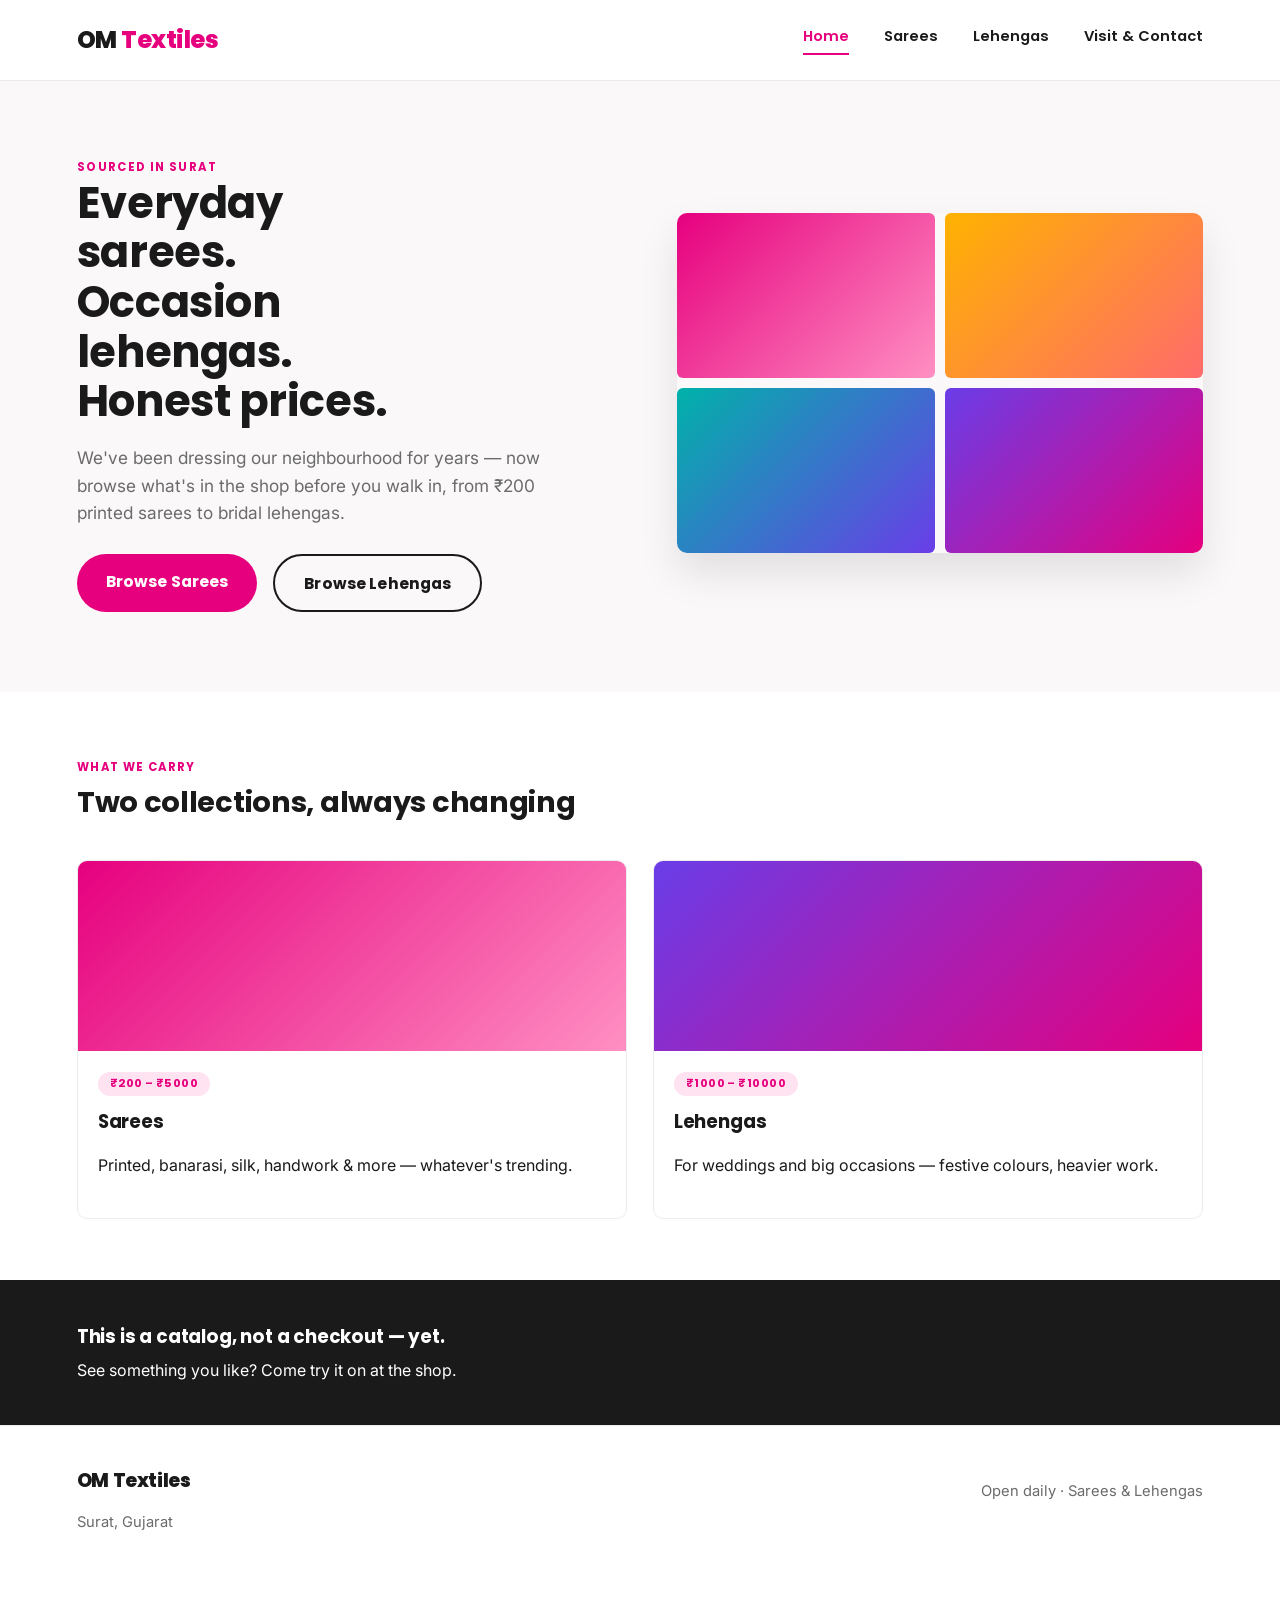
<file: index.html>
<!DOCTYPE html>
<html lang="en">
<head>
<meta charset="UTF-8">
<meta name="viewport" content="width=device-width, initial-scale=1.0">
<title>OM Textiles — Sarees &amp; Lehengas from Surat</title>
<link rel="stylesheet" href="style.css">
</head>
<body>



<header class="site-header">
  <div class="brand">OM <span>Textiles</span></div>
  <nav class="main-nav">
    <a href="index.html" class="active">Home</a>
    <a href="sarees.html">Sarees</a>
    <a href="lehengas.html">Lehengas</a>
    <a href="about.html">Visit &amp; Contact</a>
  </nav>
</header>

<section class="hero">
  <div>
    <span class="eyebrow">Sourced in Surat</span>
    <h1>Everyday sarees. Occasion lehengas. Honest prices.</h1>
    <p class="lede">We've been dressing our neighbourhood for years — now browse what's in the shop before you walk in, from ₹200 printed sarees to bridal lehengas.</p>
    <div class="hero-actions">
      <a href="sarees.html" class="btn btn-primary">Browse Sarees</a>
      <a href="lehengas.html" class="btn btn-outline">Browse Lehengas</a>
    </div>
  </div>
  <div class="fabric-art" aria-hidden="true">
    <div class="sw-1"></div>
    <div class="sw-3"></div>
    <div class="sw-4"></div>
    <div class="sw-2"></div>
  </div>
</section>

<section class="section">
  <div class="section-head">
    <span class="eyebrow">What we carry</span>
    <h2>Two collections, always changing</h2>
  </div>
  <div class="card-grid">
    <a class="card" href="sarees.html">
      <div class="card-swatch sw-1"></div>
      <div class="card-body">
        <span class="tag">₹200 – ₹5000</span>
        <h3>Sarees</h3>
        <p>Printed, banarasi, silk, handwork &amp; more — whatever's trending.</p>
      </div>
    </a>
    <a class="card" href="lehengas.html">
      <div class="card-swatch sw-2"></div>
      <div class="card-body">
        <span class="tag">₹1000 – ₹10000</span>
        <h3>Lehengas</h3>
        <p>For weddings and big occasions — festive colours, heavier work.</p>
      </div>
    </a>
  </div>
</section>

<div class="visit-strip">
  <div>
    <h3>This is a catalog, not a checkout — yet.</h3>
    <p style="margin:0.4rem 0 0;">See something you like? Come try it on at the shop.</p>
  </div>
  <a href="about.html" class="btn btn-outline">Get Directions</a>
</div>

<footer class="site-footer">
  <div>
    <div class="brand">OM Textiles</div>
    <p>Surat, Gujarat</p>
  </div>
  <div>
    <p>Open daily · Sarees &amp; Lehengas</p>
  </div>
</footer>

<script src="slideshow.js"></script>
</body>
</html>
</file>
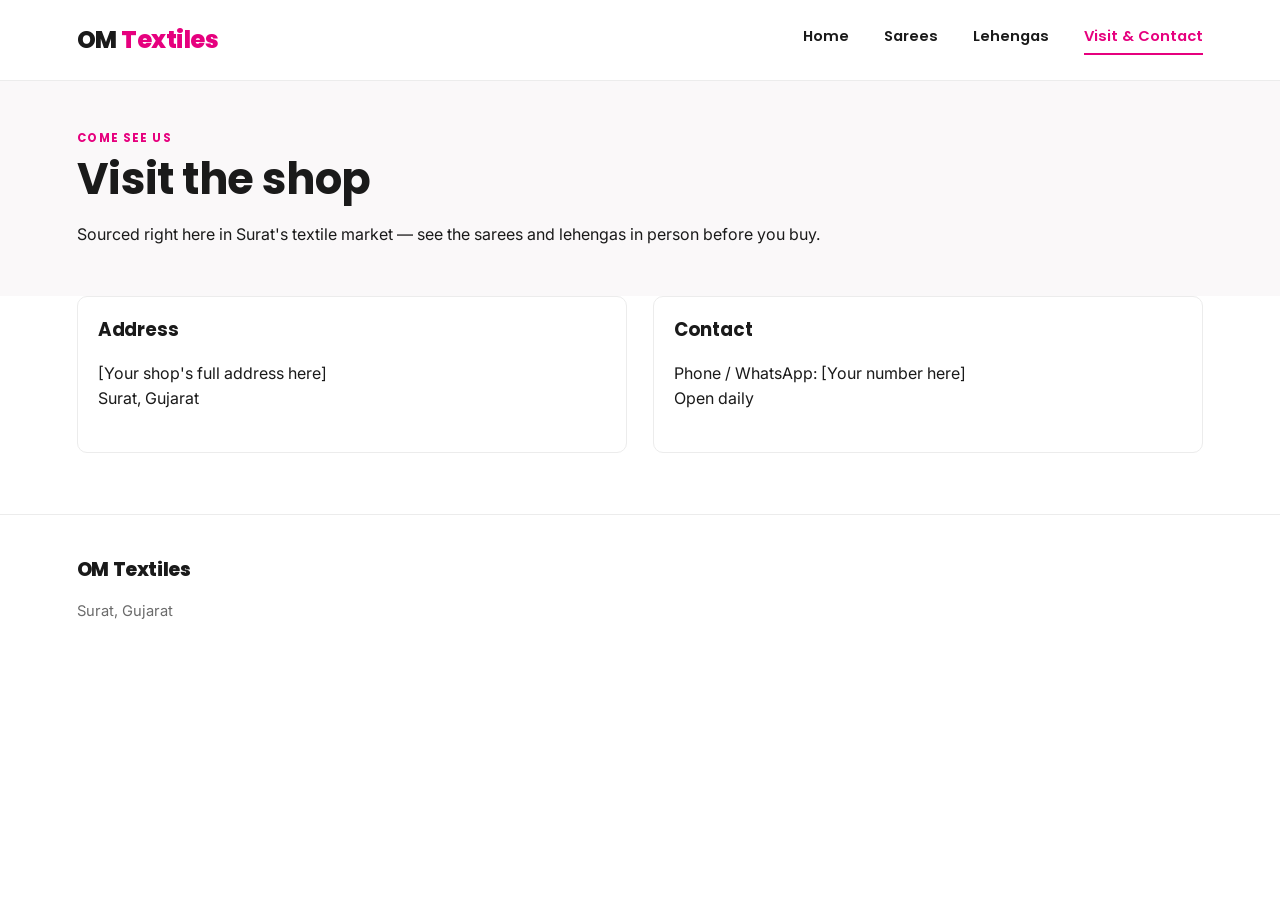
<file: about.html>
<!DOCTYPE html>
<html lang="en">
<head>
<meta charset="UTF-8">
<meta name="viewport" content="width=device-width, initial-scale=1.0">
<title>Visit &amp; Contact — OM Textiles</title>
<link rel="stylesheet" href="style.css">
</head>
<body>



<header class="site-header">
  <div class="brand">OM <span>Textiles</span></div>
  <nav class="main-nav">
    <a href="index.html">Home</a>
    <a href="sarees.html">Sarees</a>
    <a href="lehengas.html">Lehengas</a>
    <a href="about.html" class="active">Visit &amp; Contact</a>
  </nav>
</header>


<section class="page-hero">
  <span class="eyebrow">Come see us</span>
  <h1>Visit the shop</h1>
  <p class="lede">Sourced right here in Surat's textile market — see the sarees and lehengas in person before you buy.</p>
</section>

<section class="section" style="padding-top:0;">
  <div class="card-grid" style="grid-template-columns: 1fr 1fr;">
    <div class="card">
      <div class="card-body">
        <h3>Address</h3>
        <!-- Replace with your real shop address -->
        <p>[Your shop's full address here]<br>Surat, Gujarat</p>
      </div>
    </div>
    <div class="card">
      <div class="card-body">
        <h3>Contact</h3>
        <!-- Replace with your real phone/WhatsApp number -->
        <p>Phone / WhatsApp: [Your number here]<br>Open daily</p>
      </div>
    </div>
  </div>
</section>

<footer class="site-footer">
  <div>
    <div class="brand">OM Textiles</div>
    <p>Surat, Gujarat</p>
  </div>
</footer>

<script src="slideshow.js"></script>
</body>
</html>
</file>
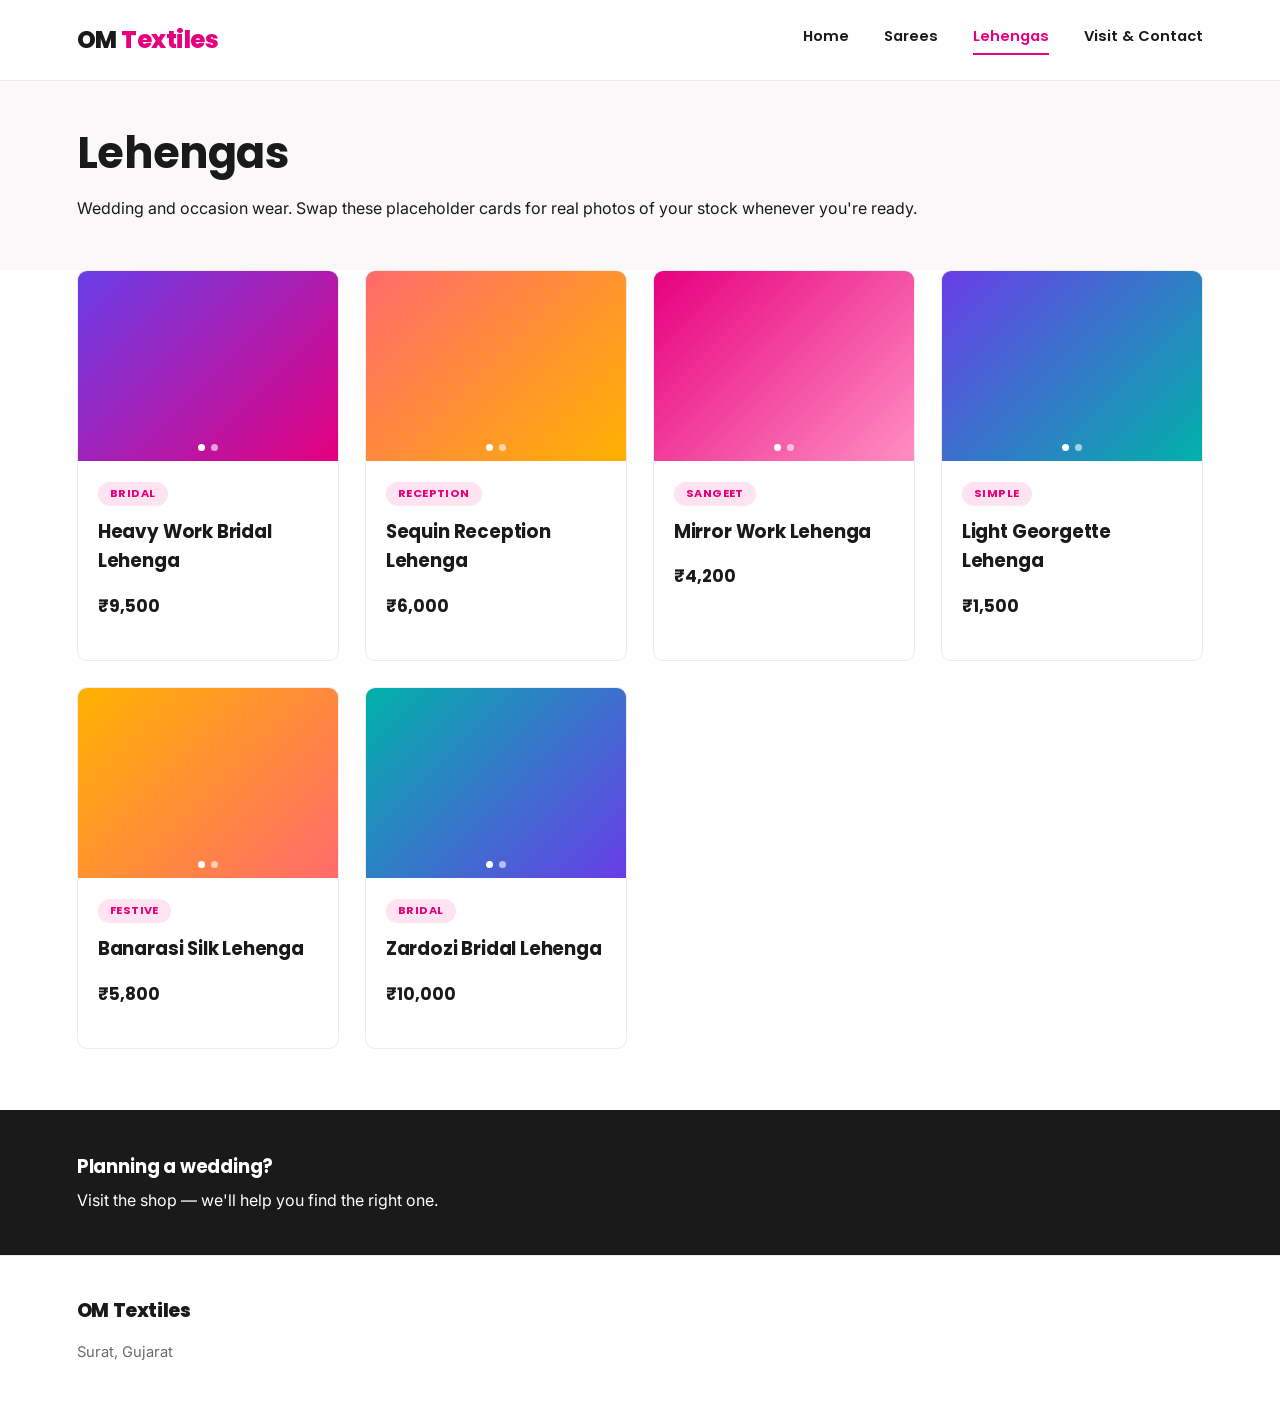
<file: lehengas.html>
<!DOCTYPE html>
<html lang="en">
<head>
<meta charset="UTF-8">
<meta name="viewport" content="width=device-width, initial-scale=1.0">
<title>Lehengas — OM Textiles</title>
<link rel="stylesheet" href="style.css">
</head>
<body>



<header class="site-header">
  <div class="brand">OM <span>Textiles</span></div>
  <nav class="main-nav">
    <a href="index.html">Home</a>
    <a href="sarees.html">Sarees</a>
    <a href="lehengas.html" class="active">Lehengas</a>
    <a href="about.html">Visit &amp; Contact</a>
  </nav>
</header>


<section class="page-hero">
  
  <h1>Lehengas</h1>
  <p class="lede">Wedding and occasion wear. Swap these placeholder cards for real photos of your stock whenever you're ready.</p>
</section>

<section class="section" style="padding-top:0;">
  <div class="card-grid">

    <div class="card">
      <div class="slideshow">
        <div class="slide sw-2 active"></div>
        <div class="slide sw-4"></div>
        <div class="dots"><button class="dot active"></button><button class="dot"></button></div>
      </div>
      <div class="card-body">
        <span class="tag">Bridal</span>
        <h3>Heavy Work Bridal Lehenga</h3>
        <p class="price">₹9,500</p>
      </div>
    </div>

    <div class="card">
      <div class="slideshow">
        <div class="slide sw-5 active"></div>
        <div class="slide sw-1"></div>
        <div class="dots"><button class="dot active"></button><button class="dot"></button></div>
      </div>
      <div class="card-body">
        <span class="tag">Reception</span>
        <h3>Sequin Reception Lehenga</h3>
        <p class="price">₹6,000</p>
      </div>
    </div>

    <div class="card">
      <div class="slideshow">
        <div class="slide sw-1 active"></div>
        <div class="slide sw-3"></div>
        <div class="dots"><button class="dot active"></button><button class="dot"></button></div>
      </div>
      <div class="card-body">
        <span class="tag">Sangeet</span>
        <h3>Mirror Work Lehenga</h3>
        <p class="price">₹4,200</p>
      </div>
    </div>

    <div class="card">
      <div class="slideshow">
        <div class="slide sw-6 active"></div>
        <div class="slide sw-2"></div>
        <div class="dots"><button class="dot active"></button><button class="dot"></button></div>
      </div>
      <div class="card-body">
        <span class="tag">Simple</span>
        <h3>Light Georgette Lehenga</h3>
        <p class="price">₹1,500</p>
      </div>
    </div>

    <div class="card">
      <div class="slideshow">
        <div class="slide sw-3 active"></div>
        <div class="slide sw-5"></div>
        <div class="dots"><button class="dot active"></button><button class="dot"></button></div>
      </div>
      <div class="card-body">
        <span class="tag">Festive</span>
        <h3>Banarasi Silk Lehenga</h3>
        <p class="price">₹5,800</p>
      </div>
    </div>

    <div class="card">
      <div class="slideshow">
        <div class="slide sw-4 active"></div>
        <div class="slide sw-6"></div>
        <div class="dots"><button class="dot active"></button><button class="dot"></button></div>
      </div>
      <div class="card-body">
        <span class="tag">Bridal</span>
        <h3>Zardozi Bridal Lehenga</h3>
        <p class="price">₹10,000</p>
      </div>
    </div>

  </div>
</section>

<div class="visit-strip">
  <div>
    <h3>Planning a wedding?</h3>
    <p style="margin:0.4rem 0 0;">Visit the shop — we'll help you find the right one.</p>
  </div>
  <a href="about.html" class="btn btn-outline">Get Directions</a>
</div>

<footer class="site-footer">
  <div>
    <div class="brand">OM Textiles</div>
    <p>Surat, Gujarat</p>
  </div>
</footer>

<script src="slideshow.js"></script>
</body>
</html>
</file>
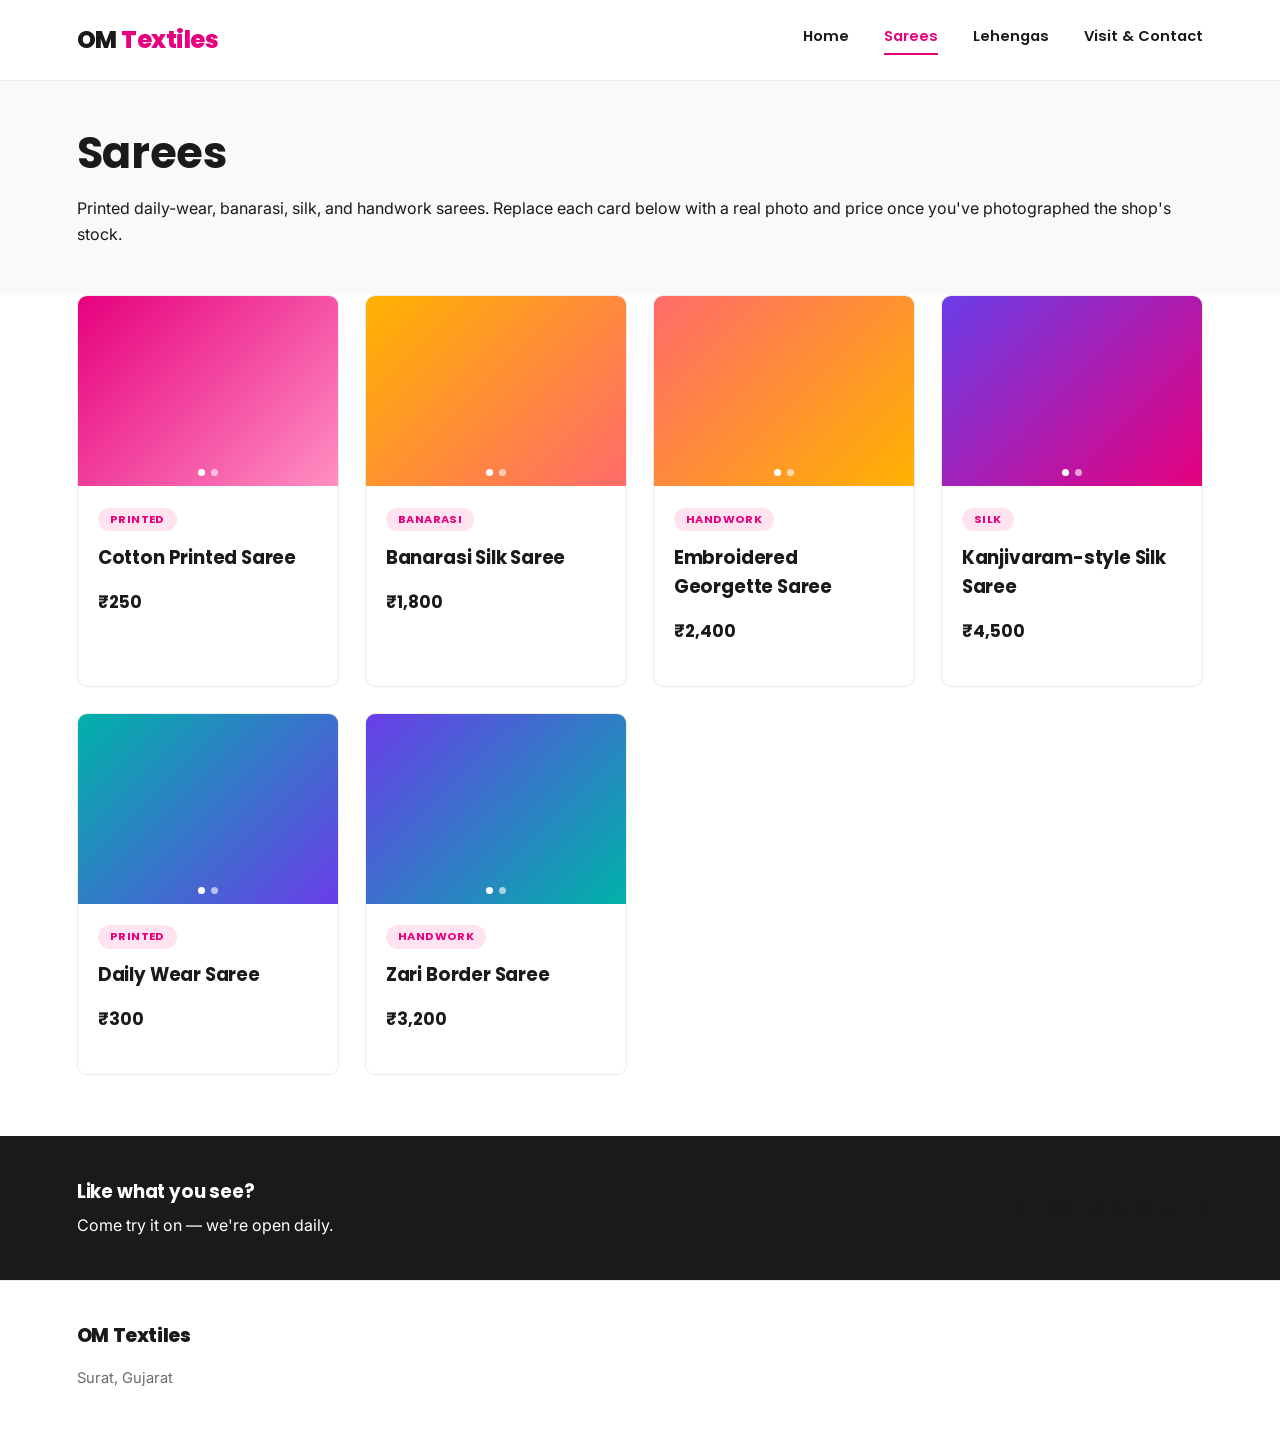
<file: sarees.html>
<!DOCTYPE html>
<html lang="en">
<head>
<meta charset="UTF-8">
<meta name="viewport" content="width=device-width, initial-scale=1.0">
<title>Sarees — OM Textiles</title>
<link rel="stylesheet" href="style.css">
</head>
<body>



<header class="site-header">
  <div class="brand">OM <span>Textiles</span></div>
  <nav class="main-nav">
    <a href="index.html">Home</a>
    <a href="sarees.html" class="active">Sarees</a>
    <a href="lehengas.html">Lehengas</a>
    <a href="about.html">Visit &amp; Contact</a>
  </nav>
</header>


<section class="page-hero">
  
  <h1>Sarees</h1>
  <p class="lede">Printed daily-wear, banarasi, silk, and handwork sarees. Replace each card below with a real photo and price once you've photographed the shop's stock.</p>
</section>

<section class="section" style="padding-top:0;">
  <div class="card-grid">

    <div class="card">
      <div class="slideshow">
        <div class="slide sw-1 active"></div>
        <div class="slide sw-3"></div>
        <div class="dots"><button class="dot active"></button><button class="dot"></button></div>
      </div>
      <div class="card-body">
        <span class="tag">Printed</span>
        <h3>Cotton Printed Saree</h3>
        <p class="price">₹250</p>
      </div>
    </div>

    <div class="card">
      <div class="slideshow">
        <div class="slide sw-3 active"></div>
        <div class="slide sw-5"></div>
        <div class="dots"><button class="dot active"></button><button class="dot"></button></div>
      </div>
      <div class="card-body">
        <span class="tag">Banarasi</span>
        <h3>Banarasi Silk Saree</h3>
        <p class="price">₹1,800</p>
      </div>
    </div>

    <div class="card">
      <div class="slideshow">
        <div class="slide sw-5 active"></div>
        <div class="slide sw-2"></div>
        <div class="dots"><button class="dot active"></button><button class="dot"></button></div>
      </div>
      <div class="card-body">
        <span class="tag">Handwork</span>
        <h3>Embroidered Georgette Saree</h3>
        <p class="price">₹2,400</p>
      </div>
    </div>

    <div class="card">
      <div class="slideshow">
        <div class="slide sw-2 active"></div>
        <div class="slide sw-4"></div>
        <div class="dots"><button class="dot active"></button><button class="dot"></button></div>
      </div>
      <div class="card-body">
        <span class="tag">Silk</span>
        <h3>Kanjivaram-style Silk Saree</h3>
        <p class="price">₹4,500</p>
      </div>
    </div>

    <div class="card">
      <div class="slideshow">
        <div class="slide sw-4 active"></div>
        <div class="slide sw-6"></div>
        <div class="dots"><button class="dot active"></button><button class="dot"></button></div>
      </div>
      <div class="card-body">
        <span class="tag">Printed</span>
        <h3>Daily Wear Saree</h3>
        <p class="price">₹300</p>
      </div>
    </div>

    <div class="card">
      <div class="slideshow">
        <div class="slide sw-6 active"></div>
        <div class="slide sw-1"></div>
        <div class="dots"><button class="dot active"></button><button class="dot"></button></div>
      </div>
      <div class="card-body">
        <span class="tag">Handwork</span>
        <h3>Zari Border Saree</h3>
        <p class="price">₹3,200</p>
      </div>
    </div>

  </div>
</section>

<div class="visit-strip">
  <div>
    <h3>Like what you see?</h3>
    <p style="margin:0.4rem 0 0;">Come try it on — we're open daily.</p>
  </div>
  <a href="about.html" class="btn btn-outline">Get Directions</a>
</div>

<footer class="site-footer">
  <div>
    <div class="brand">OM Textiles</div>
    <p>Surat, Gujarat</p>
  </div>
</footer>

<script src="slideshow.js"></script>
</body>
</html>
</file>
<file: style.css>
/* ============================================
   OM TEXTILES — shared stylesheet
   Bright, modern e-commerce theme.
   Change the brand name anywhere by searching
   this project for "OM Textiles" and replacing it.
   ============================================ */

@import url('https://fonts.googleapis.com/css2?family=Poppins:wght@600;700;800&family=Inter:wght@400;500;600;700&display=swap');

:root {
  /* ---- Color tokens ---- */
  --color-primary: #e6007e;      /* bold rani-pink — CTAs, links, accents */
  --color-primary-dark: #b8005f;
  --color-primary-soft: #ffe3f0; /* pale pink for tag/badge backgrounds */
  --color-gold: #c9962e;         /* small premium accent, used sparingly */
  --color-ink: #1a1a1a;          /* near-black body text */
  --color-muted: #6b6b6b;
  --color-bg: #ffffff;
  --color-bg-soft: #faf8f9;      /* alternating section background */
  --color-border: #ececec;
  --color-card: #ffffff;

  /* ---- Type tokens ---- */
  --font-display: 'Poppins', sans-serif;
  --font-body: 'Inter', sans-serif;
  --font-utility: 'Poppins', sans-serif;

  --radius: 10px;
}

* { box-sizing: border-box; }
html { scroll-behavior: smooth; }

body {
  margin: 0;
  background: var(--color-bg);
  color: var(--color-ink);
  font-family: var(--font-body);
  font-size: 16px;
  line-height: 1.6;
}

h1, h2, h3 {
  font-family: var(--font-display);
  font-weight: 700;
  color: var(--color-ink);
  margin: 0 0 0.4em;
  letter-spacing: -0.01em;
}
h1 { font-size: 2.7rem; line-height: 1.15; }
h2 { font-size: 1.8rem; }
h3 { font-size: 1.15rem; }

a { color: inherit; text-decoration: none; }

.eyebrow {
  font-family: var(--font-utility);
  font-weight: 700;
  letter-spacing: 0.12em;
  text-transform: uppercase;
  font-size: 0.72rem;
  color: var(--color-primary);
}

/* ---- Announcement strip ---- */
.announce-bar {
  background: var(--color-primary);
  color: #fff;
  text-align: center;
  font-family: var(--font-utility);
  font-weight: 600;
  font-size: 0.85rem;
  letter-spacing: 0.02em;
  padding: 0.55rem 1rem;
}

/* ---- Header / nav ---- */
header.site-header {
  background: var(--color-bg);
  padding: 1.3rem 6vw;
  display: flex;
  justify-content: space-between;
  align-items: center;
  flex-wrap: wrap;
  gap: 1rem;
  border-bottom: 1px solid var(--color-border);
}
.brand {
  font-family: var(--font-display);
  font-weight: 800;
  font-size: 1.5rem;
  letter-spacing: -0.02em;
  color: var(--color-ink);
}
.brand span { color: var(--color-primary); }

nav.main-nav { display: flex; gap: 2.2rem; }
nav.main-nav a {
  font-family: var(--font-utility);
  font-weight: 600;
  font-size: 0.92rem;
  color: var(--color-ink);
  padding-bottom: 4px;
  border-bottom: 2px solid transparent;
  transition: color 0.15s ease, border-color 0.15s ease;
}
nav.main-nav a:hover,
nav.main-nav a.active {
  color: var(--color-primary);
  border-color: var(--color-primary);
}

/* ---- Hero ---- */
.hero {
  padding: 4.5rem 6vw 5rem;
  display: grid;
  grid-template-columns: 1.05fr 1fr;
  gap: 3rem;
  align-items: center;
  background: var(--color-bg-soft);
}
.hero h1 { max-width: 12ch; }
.hero p.lede {
  font-size: 1.08rem;
  max-width: 46ch;
  color: var(--color-muted);
}
.hero-actions { display: flex; gap: 1rem; margin-top: 1.7rem; flex-wrap: wrap; }

.btn {
  display: inline-block;
  font-family: var(--font-utility);
  font-weight: 700;
  letter-spacing: 0.01em;
  padding: 0.9rem 1.8rem;
  border-radius: 100px;
  font-size: 0.98rem;
  transition: transform 0.15s ease, box-shadow 0.15s ease, background 0.15s ease;
}
.btn:hover { transform: translateY(-2px); }
.btn-primary { background: var(--color-primary); color: #fff; }
.btn-primary:hover { background: var(--color-primary-dark); box-shadow: 0 8px 20px rgba(230,0,126,0.28); }
.btn-outline { border: 2px solid var(--color-ink); color: var(--color-ink); }
.btn-outline:hover { background: var(--color-ink); color: #fff; }

/* Placeholder "lookbook" grid standing in for real banner photos —
   4 bright color tiles echoing a fashion site's collage-style hero art.
   Replace with real photos when ready. */
.fabric-art {
  display: grid;
  grid-template-columns: 1fr 1fr;
  grid-template-rows: 1fr 1fr;
  gap: 10px;
  height: 340px;
  border-radius: var(--radius);
  overflow: hidden;
  box-shadow: 0 20px 40px rgba(0,0,0,0.10);
}
.fabric-art > div { border-radius: 6px; }

/* ---- Category / product cards ---- */
.section { padding: 3.8rem 6vw; }
.section-head { max-width: 60ch; margin-bottom: 2.2rem; }

.card-grid {
  display: grid;
  grid-template-columns: repeat(auto-fit, minmax(230px, 1fr));
  gap: 1.6rem;
}
.card {
  background: var(--color-card);
  border-radius: var(--radius);
  overflow: hidden;
  border: 1px solid var(--color-border);
  transition: transform 0.2s ease, box-shadow 0.2s ease;
}
.card:hover { transform: translateY(-5px); box-shadow: 0 16px 30px rgba(0,0,0,0.08); }
.card-swatch { height: 190px; }
.card-body { padding: 1.15rem 1.25rem 1.5rem; }
.price {
  font-family: var(--font-utility);
  font-weight: 700;
  font-size: 1.05rem;
  color: var(--color-ink);
}
.tag {
  display: inline-block;
  font-family: var(--font-utility);
  font-size: 0.7rem;
  font-weight: 700;
  letter-spacing: 0.04em;
  text-transform: uppercase;
  color: var(--color-primary);
  background: var(--color-primary-soft);
  border-radius: 100px;
  padding: 3px 12px;
  margin-bottom: 0.7rem;
}

/* placeholder swatch color variants standing in for photos —
   bright, saturated palette matching the new theme */
.sw-1 { background: linear-gradient(135deg, #e6007e, #ff8fc2); }
.sw-2 { background: linear-gradient(135deg, #6a3de8, #e6007e); }
.sw-3 { background: linear-gradient(135deg, #ffb200, #ff6b6b); }
.sw-4 { background: linear-gradient(135deg, #00b2a9, #6a3de8); }
.sw-5 { background: linear-gradient(135deg, #ff6b6b, #ffb200); }
.sw-6 { background: linear-gradient(135deg, #6a3de8, #00b2a9); }

/* ---- Slideshow: multiple images per product card. ---- */
.slideshow {
  position: relative;
  height: 190px;
  overflow: hidden;
}
.slideshow .slide {
  position: absolute;
  inset: 0;
  opacity: 0;
  transition: opacity 0.6s ease;
}
.slideshow .slide.active { opacity: 1; }
.slideshow .slide img {
  width: 100%;
  height: 100%;
  object-fit: cover;
  display: block;
}
.slideshow .dots {
  position: absolute;
  bottom: 10px;
  left: 50%;
  transform: translateX(-50%);
  display: flex;
  gap: 6px;
  z-index: 2;
}
.slideshow .dot {
  width: 7px;
  height: 7px;
  border-radius: 50%;
  border: none;
  background: rgba(255,255,255,0.6);
  cursor: pointer;
  padding: 0;
}
.slideshow .dot.active { background: #ffffff; }

/* ---- Strip banner (visit-the-shop nudge) ---- */
.visit-strip {
  background: var(--color-ink);
  color: #fff;
  padding: 2.6rem 6vw;
  display: flex;
  justify-content: space-between;
  align-items: center;
  flex-wrap: wrap;
  gap: 1rem;
}
.visit-strip h3 { color: #fff; margin: 0; }
.visit-strip .btn-primary { background: var(--color-primary); }

/* ---- Footer ---- */
footer.site-footer {
  padding: 2.5rem 6vw 3rem;
  display: flex;
  justify-content: space-between;
  flex-wrap: wrap;
  gap: 1.5rem;
  font-size: 0.92rem;
  color: var(--color-muted);
  border-top: 1px solid var(--color-border);
}
footer.site-footer .brand { font-size: 1.2rem; }

/* ---- Simple page header (Sarees/Lehengas/About) ---- */
.page-hero {
  padding: 3rem 6vw 2rem;
  background: var(--color-bg-soft);
}
.page-hero .eyebrow { display: block; margin-bottom: 0.5rem; }

@media (max-width: 800px) {
  .hero { grid-template-columns: 1fr; }
  nav.main-nav { width: 100%; justify-content: space-between; gap: 1rem; }
}
</file>
